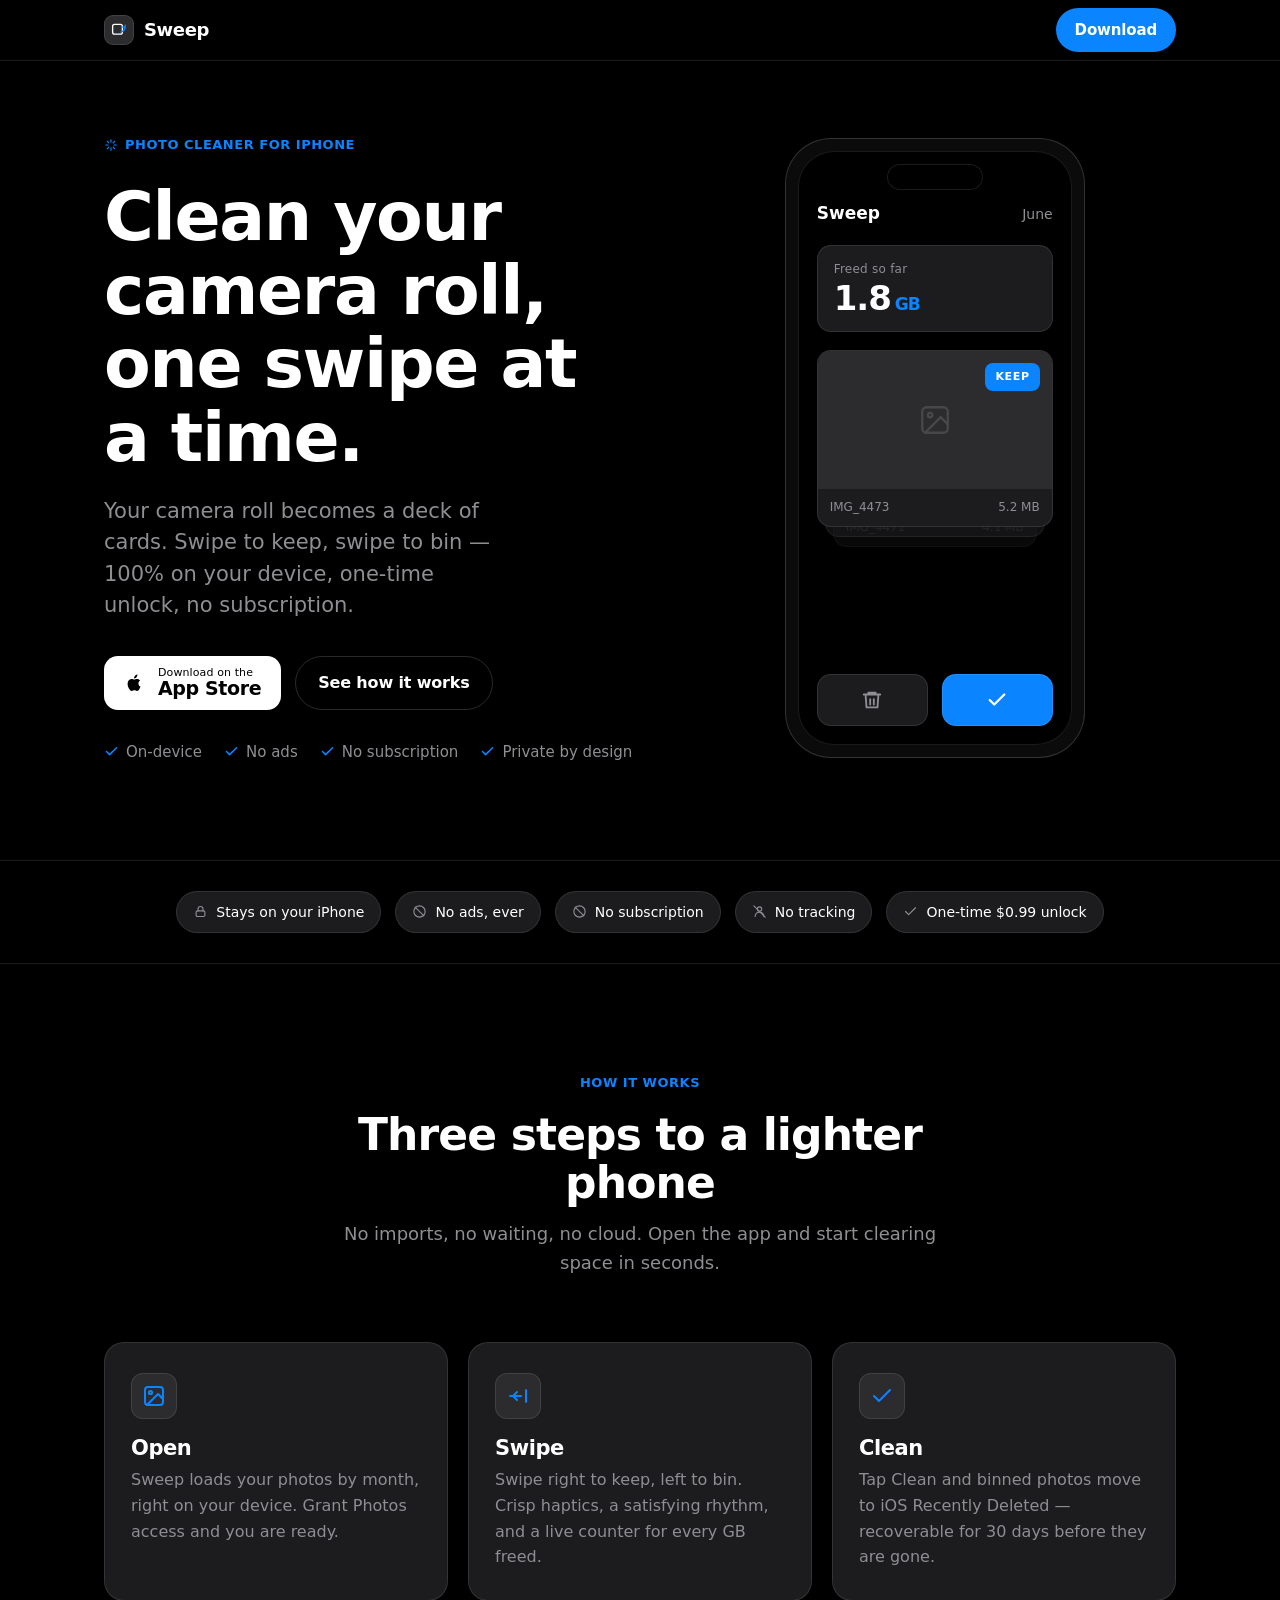
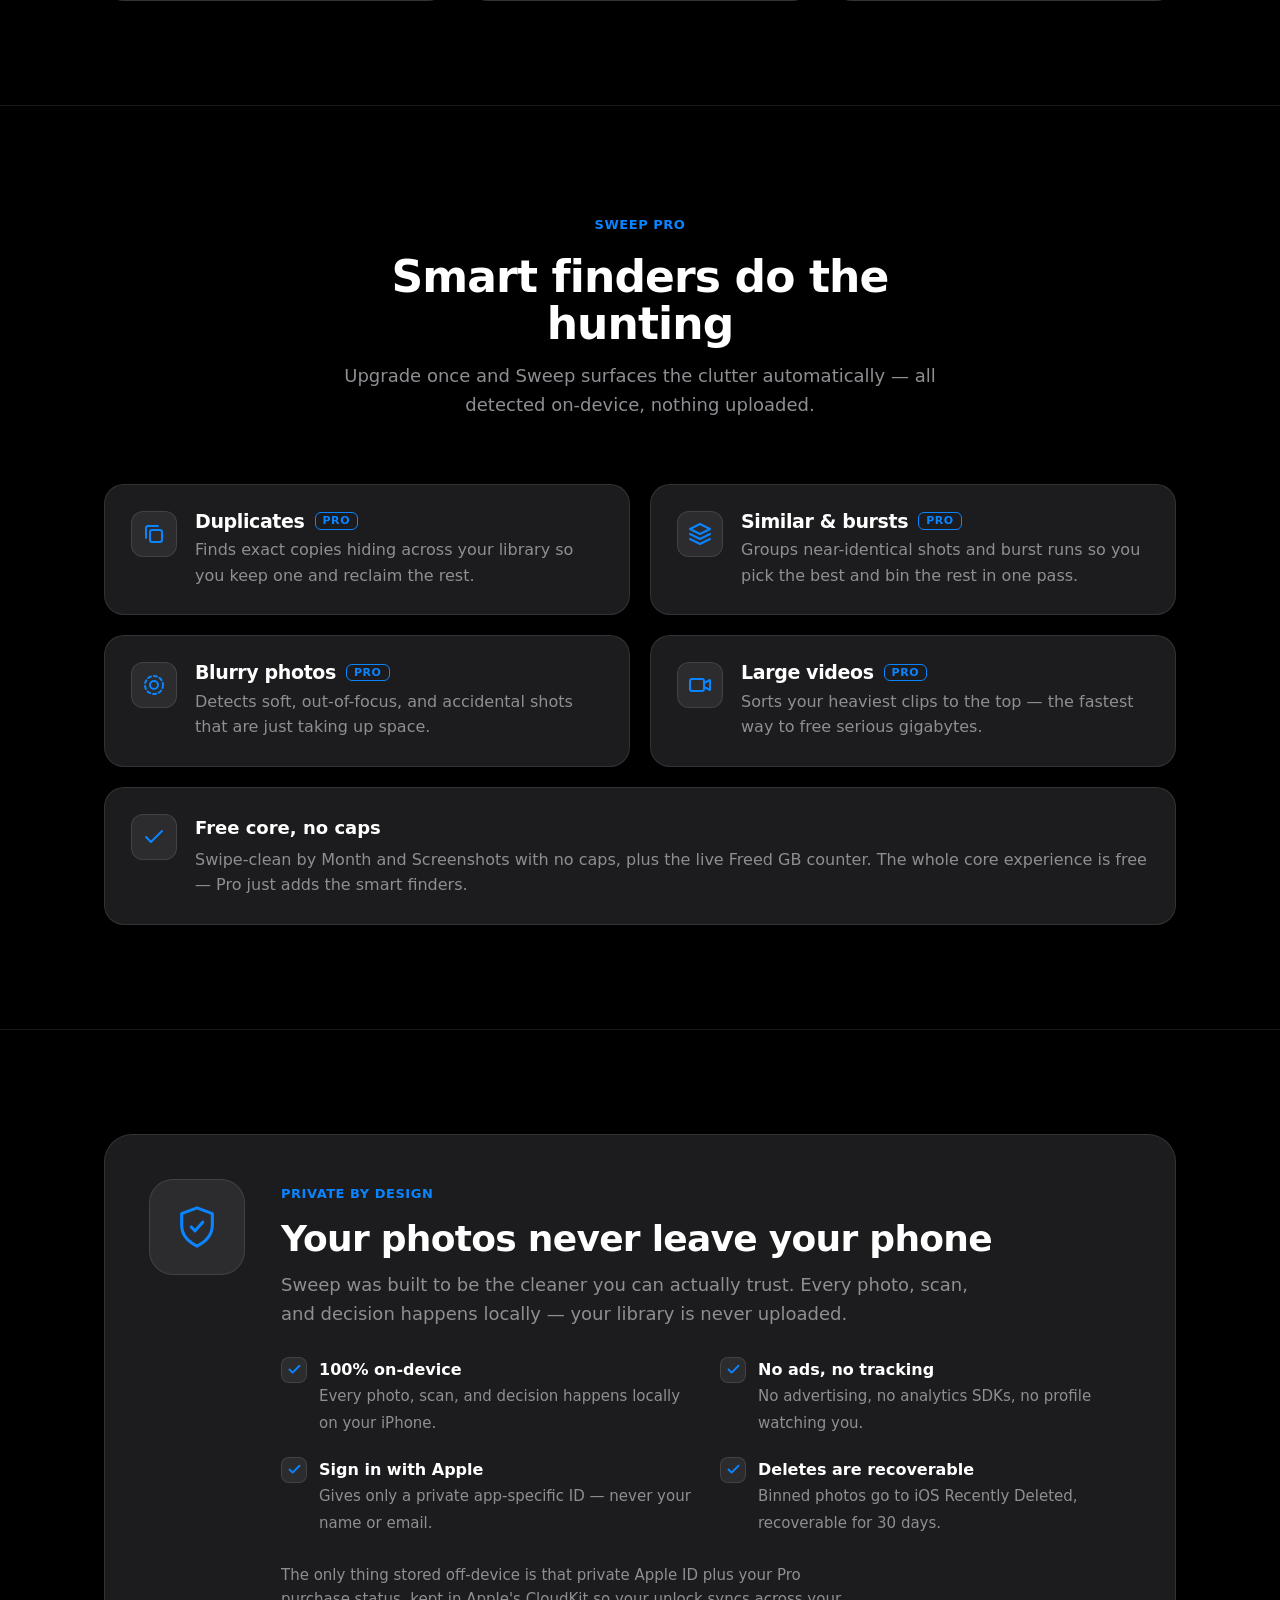
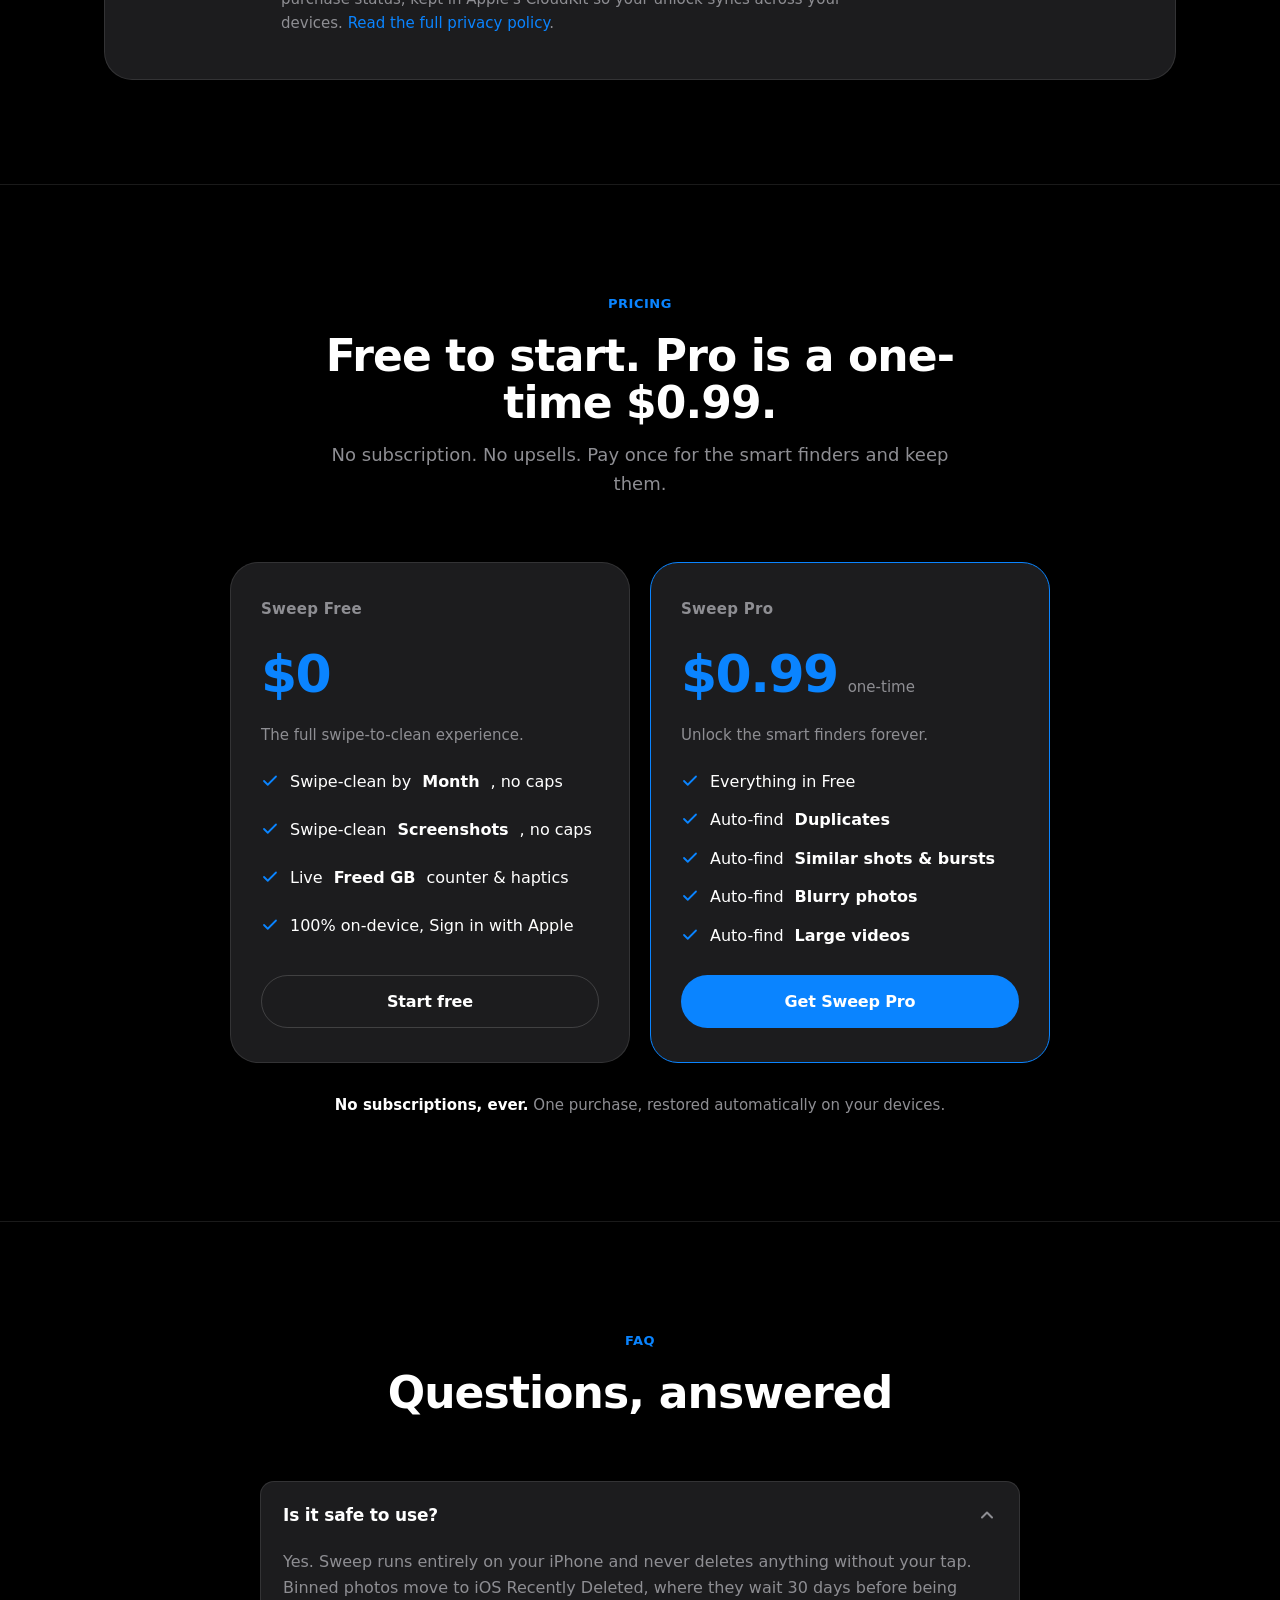
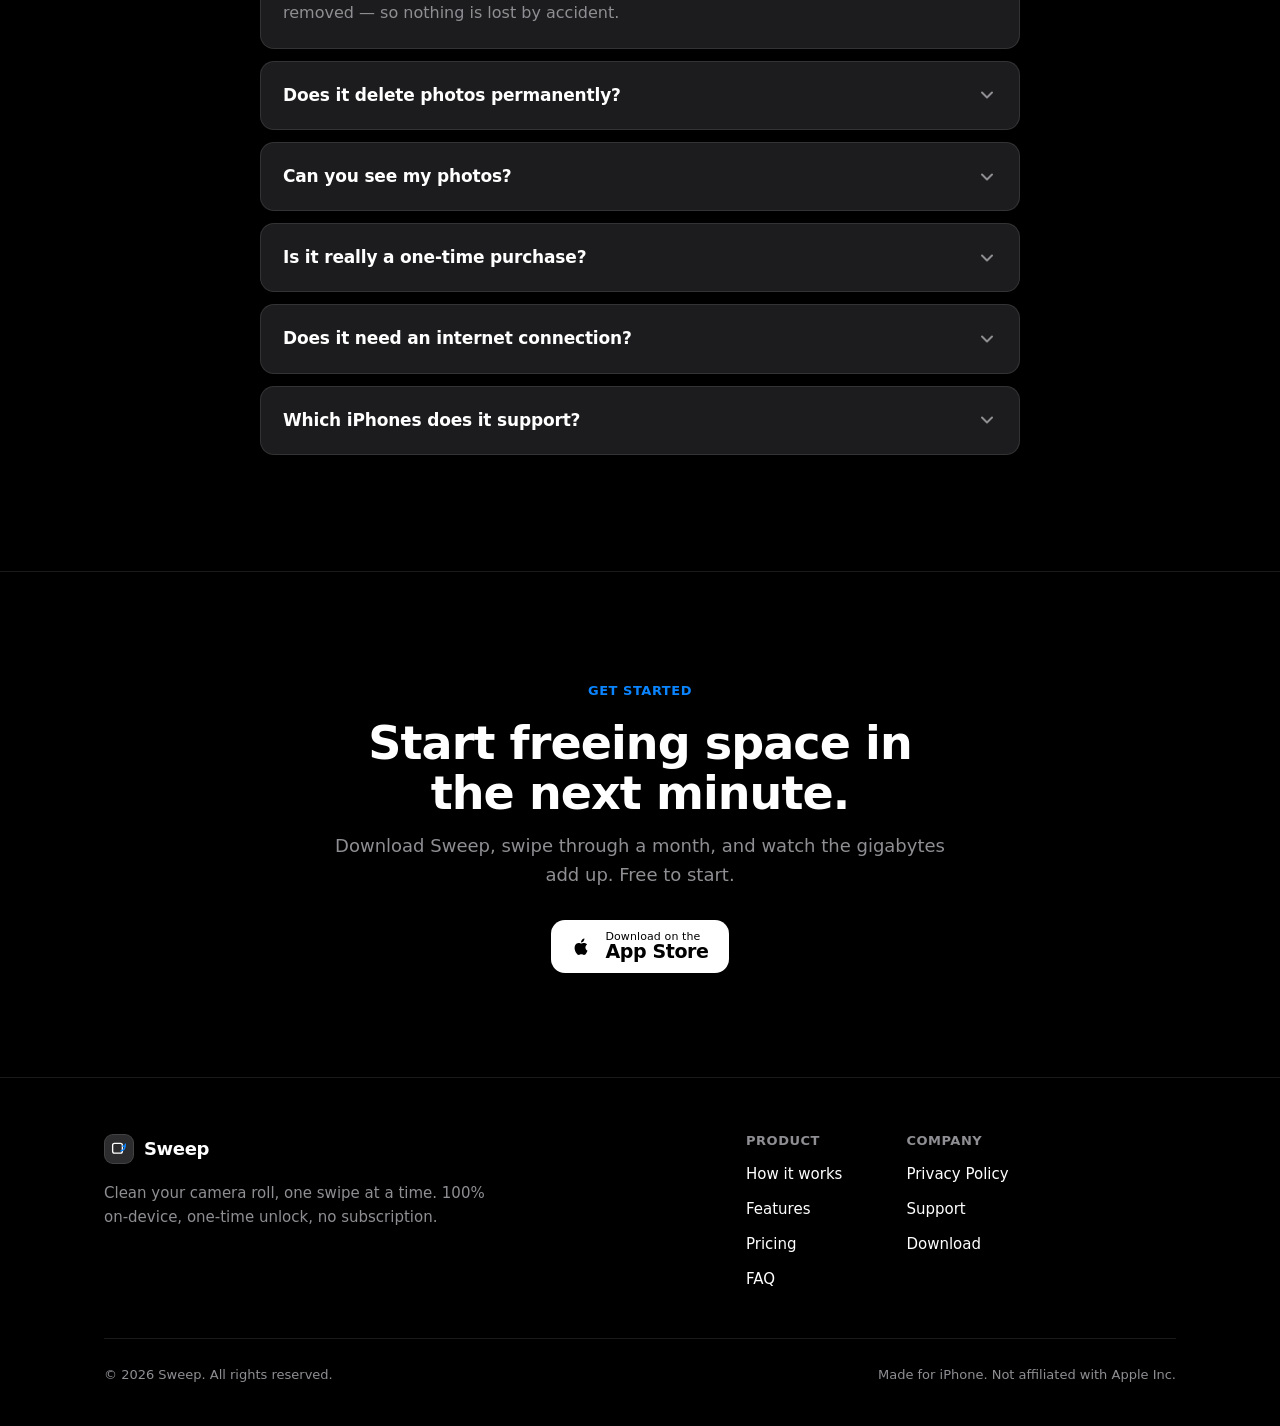
<file: index.html>
<!DOCTYPE html>
<html lang="en">
<head>
  <meta charset="UTF-8" />
  <meta name="viewport" content="width=device-width, initial-scale=1.0" />
  <title>Sweep — Clean your camera roll, one swipe at a time.</title>
  <meta name="description" content="Sweep frees up gigabytes on your iPhone by swiping photos away like a game. 100% on-device, no ads, no tracking, one-time unlock. Your photos never leave your phone." />
  <meta name="theme-color" content="#000000" />

  <!-- Open Graph -->
  <meta property="og:title" content="Sweep — Clean your camera roll, one swipe at a time." />
  <meta property="og:description" content="Free up gigabytes by swiping. On-device, no ads, no subscription. One-time unlock." />
  <meta property="og:type" content="website" />
  <meta property="og:url" content="https://shimondeitel.github.io/sweep-site/" />
  <meta property="og:image" content="https://shimondeitel.github.io/sweep-site/sweep-og.png" />
  <meta property="og:image:width" content="1200" />
  <meta property="og:image:height" content="630" />
  <meta name="twitter:card" content="summary_large_image" />
  <meta name="twitter:title" content="Sweep — Clean your camera roll, one swipe at a time." />
  <meta name="twitter:description" content="Free up gigabytes by swiping. On-device, no ads, no subscription. One-time unlock." />
  <meta name="twitter:image" content="https://shimondeitel.github.io/sweep-site/sweep-og.png" />

  <style>
    /* =========================================================================
       Sweep — flat monochrome + single Apple-blue accent
       Self-contained. No external CSS/JS frameworks. No gradients. No neon.
       ========================================================================= */
    :root {
      --bg:        #000000;
      --bg-2:      #0B0B0C;
      --surface:   #1C1C1E;
      --surface-2: #2C2C2E;
      --hairline:  rgba(255,255,255,0.10);
      --hairline-strong: rgba(255,255,255,0.16);
      --text:      #FFFFFF;
      --muted:     #8E8E93;
      --accent:    #0A84FF;

      --radius:    20px;
      --radius-sm: 14px;
      --radius-lg: 28px;
      --maxw:      1120px;
      --font:      -apple-system, "SF Pro Display", "SF Pro Text", system-ui, "Helvetica Neue", Arial, sans-serif;
    }

    * { box-sizing: border-box; }

    html { scroll-behavior: smooth; -webkit-text-size-adjust: 100%; }

    body {
      margin: 0;
      background: var(--bg);
      color: var(--text);
      font-family: var(--font);
      font-size: 17px;
      line-height: 1.6;
      -webkit-font-smoothing: antialiased;
      text-rendering: optimizeLegibility;
    }

    @media (prefers-reduced-motion: reduce) {
      html { scroll-behavior: auto; }
      * { animation: none !important; transition: none !important; }
    }

    h1, h2, h3, h4 {
      margin: 0;
      font-weight: 700;
      letter-spacing: -0.02em;
      line-height: 1.08;
    }
    p { margin: 0; }
    a { color: inherit; text-decoration: none; }

    .container {
      width: 100%;
      max-width: var(--maxw);
      margin: 0 auto;
      padding: 0 24px;
    }

    .skip-link {
      position: absolute;
      left: -9999px;
      top: 0;
      background: var(--accent);
      color: #fff;
      padding: 10px 16px;
      border-radius: 10px;
      z-index: 100;
    }
    .skip-link:focus { left: 16px; top: 16px; }

    /* ---------- Buttons ---------- */
    .btn {
      display: inline-flex;
      align-items: center;
      justify-content: center;
      gap: 8px;
      font-size: 16px;
      font-weight: 600;
      letter-spacing: -0.01em;
      padding: 13px 22px;
      border-radius: 980px;
      border: 1px solid transparent;
      cursor: pointer;
      transition: background .18s ease, border-color .18s ease, opacity .18s ease, transform .18s ease;
      white-space: nowrap;
    }
    .btn:active { transform: scale(.98); }
    .btn-primary {
      background: var(--accent);
      color: #fff;
    }
    .btn-primary:hover { background: #2a96ff; }
    .btn-ghost {
      background: transparent;
      color: var(--text);
      border-color: var(--hairline-strong);
    }
    .btn-ghost:hover { background: var(--surface); border-color: var(--hairline-strong); }
    .btn-sm { padding: 9px 18px; font-size: 15px; }

    /* App Store badge */
    .appstore-badge {
      display: inline-flex;
      align-items: center;
      gap: 12px;
      background: var(--text);
      color: #000;
      padding: 11px 20px 11px 18px;
      border-radius: 14px;
      transition: opacity .18s ease, transform .18s ease;
    }
    .appstore-badge:hover { opacity: .9; }
    .appstore-badge:active { transform: scale(.98); }
    .appstore-badge svg { flex: none; }
    .badge-copy { display: flex; flex-direction: column; line-height: 1.05; text-align: left; }
    .badge-small { font-size: 11px; font-weight: 500; letter-spacing: .01em; }
    .badge-big { font-size: 19px; font-weight: 600; letter-spacing: -0.02em; }

    /* ---------- Header ---------- */
    .site-header {
      position: sticky;
      top: 0;
      z-index: 50;
      background: rgba(0,0,0,0.72);
      backdrop-filter: saturate(160%) blur(18px);
      -webkit-backdrop-filter: saturate(160%) blur(18px);
      border-bottom: 1px solid var(--hairline);
    }
    .site-header .container {
      display: flex;
      align-items: center;
      justify-content: space-between;
      height: 60px;
    }
    .brand {
      display: inline-flex;
      align-items: center;
      gap: 10px;
      font-size: 18px;
      font-weight: 700;
      letter-spacing: -0.02em;
    }
    .logo-mark {
      display: inline-flex;
      align-items: center;
      justify-content: center;
      width: 30px;
      height: 30px;
      border-radius: 9px;
      background: var(--surface-2);
      border: 1px solid var(--hairline);
    }
    .logo-mark svg { width: 18px; height: 18px; }
    .header-actions { display: flex; align-items: center; gap: 12px; }

    /* ---------- Section scaffolding ---------- */
    .section { padding: 104px 0; border-top: 1px solid var(--hairline); }
    .section-head { max-width: 640px; margin: 0 auto 64px; text-align: center; }
    .section-head h2 { font-size: clamp(30px, 4.4vw, 44px); margin: 16px 0 14px; }
    .section-head p { color: var(--muted); font-size: 18px; }

    .eyebrow {
      display: inline-flex;
      align-items: center;
      gap: 7px;
      font-size: 13px;
      font-weight: 600;
      letter-spacing: .04em;
      text-transform: uppercase;
      color: var(--accent);
    }

    /* ---------- Hero ---------- */
    .hero { padding-top: 72px; padding-bottom: 96px; }
    .hero-grid {
      display: grid;
      grid-template-columns: 1.05fr 0.95fr;
      gap: 56px;
      align-items: center;
    }
    .hero h1 {
      font-size: clamp(40px, 6vw, 68px);
      margin: 20px 0 22px;
    }
    .hero .sub {
      font-size: clamp(18px, 2.2vw, 21px);
      color: var(--muted);
      max-width: 30ch;
      line-height: 1.5;
    }
    .hero-cta {
      display: flex;
      flex-wrap: wrap;
      gap: 14px;
      margin: 34px 0 30px;
    }
    .hero-trust {
      display: flex;
      flex-wrap: wrap;
      gap: 10px 22px;
      color: var(--muted);
      font-size: 15px;
    }
    .hero-trust span { display: inline-flex; align-items: center; gap: 7px; }
    .hero-trust svg { width: 15px; height: 15px; color: var(--accent); }

    /* ---------- Phone mockup ---------- */
    .phone-wrap { display: flex; justify-content: center; }
    .phone {
      width: 300px;
      max-width: 100%;
      aspect-ratio: 300 / 620;
      border-radius: 46px;
      background: var(--bg-2);
      border: 1px solid var(--hairline-strong);
      padding: 12px;
    }
    .phone-screen {
      position: relative;
      height: 100%;
      border-radius: 36px;
      background: var(--bg);
      border: 1px solid var(--hairline);
      padding: 26px 18px 18px;
      display: flex;
      flex-direction: column;
      overflow: hidden;
    }
    .phone-notch {
      position: absolute;
      top: 12px;
      left: 50%;
      transform: translateX(-50%);
      width: 96px;
      height: 26px;
      border-radius: 14px;
      background: #000;
      border: 1px solid var(--hairline);
    }
    .screen-top {
      display: flex;
      align-items: center;
      justify-content: space-between;
      margin-top: 22px;
      margin-bottom: 18px;
    }
    .s-title { font-weight: 700; font-size: 17px; }
    .s-month { color: var(--muted); font-size: 14px; }

    .freed {
      background: var(--surface);
      border: 1px solid var(--hairline);
      border-radius: var(--radius-sm);
      padding: 14px 16px;
      margin-bottom: 18px;
    }
    .freed-label { color: var(--muted); font-size: 12px; letter-spacing: .02em; }
    .freed-num { font-size: 34px; font-weight: 700; letter-spacing: -0.03em; line-height: 1.1; }
    .freed-num .unit { font-size: 17px; color: var(--accent); margin-left: 4px; font-weight: 600; }

    .deck { position: relative; flex: 1; margin-bottom: 14px; }
    .deck-card {
      position: absolute;
      left: 0; right: 0;
      border-radius: var(--radius-sm);
      background: var(--surface);
      border: 1px solid var(--hairline);
      overflow: hidden;
    }
    .deck-card .photo {
      height: 138px;
      background: var(--surface-2);
      display: flex;
      align-items: center;
      justify-content: center;
    }
    .deck-card .photo svg { width: 34px; height: 34px; color: #48484A; }
    .deck-card .meta {
      display: flex;
      justify-content: space-between;
      padding: 9px 12px;
      font-size: 12px;
      color: var(--muted);
    }
    .c1 { top: 0; z-index: 3; }
    .c2 { top: 10px; left: 8px; right: 8px; z-index: 2; opacity: .6; }
    .c3 { top: 20px; left: 16px; right: 16px; z-index: 1; opacity: .35; }
    .swipe-badge {
      position: absolute;
      top: 12px;
      right: 12px;
      z-index: 4;
      font-size: 11px;
      font-weight: 700;
      letter-spacing: .06em;
      text-transform: uppercase;
      padding: 5px 10px;
      border-radius: 8px;
      background: var(--accent);
      color: #fff;
    }

    .screen-actions { display: flex; gap: 14px; }
    .screen-actions .act {
      flex: 1;
      height: 52px;
      border-radius: 14px;
      display: flex;
      align-items: center;
      justify-content: center;
      border: 1px solid var(--hairline);
    }
    .screen-actions .act svg { width: 22px; height: 22px; }
    .screen-actions .bin { background: var(--surface); color: var(--muted); }
    .screen-actions .keep { background: var(--accent); color: #fff; }

    /* ---------- Trust strip ---------- */
    .strip { padding: 30px 0; border-top: 1px solid var(--hairline); }
    .strip-row {
      display: flex;
      flex-wrap: wrap;
      justify-content: center;
      gap: 12px 14px;
    }
    .strip-pill {
      display: inline-flex;
      align-items: center;
      gap: 8px;
      background: var(--surface);
      border: 1px solid var(--hairline);
      border-radius: 980px;
      padding: 9px 16px;
      font-size: 14px;
      color: var(--text);
    }
    .strip-pill svg { width: 15px; height: 15px; color: var(--muted); }

    /* ---------- Steps ---------- */
    .steps {
      display: grid;
      grid-template-columns: repeat(3, 1fr);
      gap: 20px;
    }
    .step {
      background: var(--surface);
      border: 1px solid var(--hairline);
      border-radius: var(--radius);
      padding: 30px 26px;
    }
    .step-icon, .f-icon {
      display: inline-flex;
      align-items: center;
      justify-content: center;
      width: 46px;
      height: 46px;
      border-radius: 12px;
      background: var(--surface-2);
      border: 1px solid var(--hairline);
      margin-bottom: 18px;
    }
    .step-icon svg, .f-icon svg { width: 24px; height: 24px; color: var(--accent); }
    .step h3 { font-size: 21px; margin-bottom: 8px; }
    .step p { color: var(--muted); font-size: 16px; }

    /* ---------- Features ---------- */
    .features-grid {
      display: grid;
      grid-template-columns: repeat(2, 1fr);
      gap: 20px;
    }
    .feature {
      display: flex;
      gap: 18px;
      background: var(--surface);
      border: 1px solid var(--hairline);
      border-radius: var(--radius);
      padding: 26px;
    }
    .feature .f-icon { margin-bottom: 0; flex: none; }
    .feature h3 {
      font-size: 19px;
      margin-bottom: 6px;
      display: flex;
      align-items: center;
      gap: 10px;
    }
    .feature p { color: var(--muted); font-size: 16px; }
    .tag-pro {
      font-size: 11px;
      font-weight: 700;
      letter-spacing: .05em;
      text-transform: uppercase;
      color: var(--accent);
      border: 1px solid var(--accent);
      border-radius: 6px;
      padding: 2px 7px;
    }
    .free-row {
      display: flex;
      gap: 18px;
      align-items: flex-start;
      background: var(--surface);
      border: 1px solid var(--hairline);
      border-radius: var(--radius);
      padding: 26px;
      margin-top: 20px;
    }
    .free-row .f-icon { margin-bottom: 0; flex: none; }
    .free-row strong { display: block; font-size: 18px; margin-bottom: 4px; }
    .free-row p { color: var(--muted); font-size: 16px; }

    /* ---------- Privacy band ---------- */
    .privacy-card {
      display: grid;
      grid-template-columns: 96px 1fr;
      gap: 36px;
      align-items: start;
      background: var(--surface);
      border: 1px solid var(--hairline);
      border-radius: var(--radius-lg);
      padding: 44px;
    }
    .shield-ring {
      width: 96px;
      height: 96px;
      border-radius: 24px;
      background: var(--surface-2);
      border: 1px solid var(--hairline);
      display: flex;
      align-items: center;
      justify-content: center;
    }
    .shield-ring svg { width: 46px; height: 46px; color: var(--accent); }
    .privacy-card h2 { font-size: clamp(26px, 3.6vw, 36px); margin: 14px 0 12px; }
    .privacy-card > div > p { color: var(--muted); font-size: 18px; max-width: 60ch; }
    .privacy-list {
      list-style: none;
      margin: 28px 0 0;
      padding: 0;
      display: grid;
      grid-template-columns: 1fr 1fr;
      gap: 20px 28px;
    }
    .privacy-list li { display: flex; gap: 12px; align-items: flex-start; }
    .check {
      flex: none;
      width: 26px;
      height: 26px;
      border-radius: 8px;
      background: var(--surface-2);
      border: 1px solid var(--hairline);
      display: flex;
      align-items: center;
      justify-content: center;
    }
    .check svg { width: 15px; height: 15px; color: var(--accent); }
    .privacy-list strong { display: block; font-size: 16px; }
    .privacy-list span { color: var(--muted); font-size: 15px; }

    /* ---------- Pricing ---------- */
    .pricing-wrap {
      display: grid;
      grid-template-columns: repeat(2, 1fr);
      gap: 20px;
      max-width: 820px;
      margin: 0 auto;
    }
    .price-card {
      background: var(--surface);
      border: 1px solid var(--hairline);
      border-radius: var(--radius-lg);
      padding: 34px 30px;
      display: flex;
      flex-direction: column;
    }
    .price-card.featured { border-color: var(--accent); }
    .plan-name { font-size: 15px; font-weight: 600; color: var(--muted); letter-spacing: .02em; }
    .price { display: flex; align-items: baseline; gap: 10px; margin: 12px 0 6px; }
    .price .amount { font-size: 52px; font-weight: 700; letter-spacing: -0.03em; color: var(--accent); }
    .price .per { font-size: 15px; color: var(--muted); }
    .price-note { color: var(--muted); font-size: 15px; margin-bottom: 22px; }
    .plan-list {
      list-style: none;
      margin: 0 0 26px;
      padding: 0;
      display: grid;
      gap: 13px;
      flex: 1;
    }
    .plan-list li { display: flex; align-items: flex-start; gap: 11px; font-size: 16px; color: var(--text); }
    .plan-list li svg { width: 18px; height: 18px; color: var(--accent); flex: none; margin-top: 3px; }
    .plan-list strong { font-weight: 600; }
    .no-sub-banner {
      text-align: center;
      color: var(--muted);
      font-size: 15px;
      margin-top: 30px;
    }
    .no-sub-banner strong { color: var(--text); }

    /* ---------- FAQ ---------- */
    .faq { max-width: 760px; margin: 0 auto; }
    .faq details {
      border: 1px solid var(--hairline);
      border-radius: var(--radius-sm);
      background: var(--surface);
      margin-bottom: 12px;
      overflow: hidden;
    }
    .faq summary {
      list-style: none;
      cursor: pointer;
      display: flex;
      align-items: center;
      justify-content: space-between;
      gap: 16px;
      padding: 20px 22px;
      font-size: 17px;
      font-weight: 600;
      letter-spacing: -0.01em;
    }
    .faq summary::-webkit-details-marker { display: none; }
    .faq .chev {
      width: 20px;
      height: 20px;
      color: var(--muted);
      flex: none;
      transition: transform .2s ease;
    }
    .faq details[open] .chev { transform: rotate(180deg); }
    .faq details > p {
      padding: 0 22px 22px;
      color: var(--muted);
      font-size: 16px;
    }

    /* ---------- Final CTA ---------- */
    .cta-inner {
      text-align: center;
      max-width: 640px;
      margin: 0 auto;
    }
    .cta-inner h2 { font-size: clamp(30px, 4.4vw, 46px); margin: 16px 0 14px; }
    .cta-inner p { color: var(--muted); font-size: 18px; margin-bottom: 30px; }
    .cta-actions { display: flex; justify-content: center; }

    /* ---------- Footer ---------- */
    .site-footer { border-top: 1px solid var(--hairline); padding: 56px 0 40px; }
    .footer-grid {
      display: grid;
      grid-template-columns: 1.4fr 1fr;
      gap: 40px;
      padding-bottom: 36px;
      border-bottom: 1px solid var(--hairline);
    }
    .footer-brand p { color: var(--muted); font-size: 15px; margin-top: 14px; max-width: 42ch; }
    .footer-links { display: flex; gap: 64px; }
    .footer-col h4 { font-size: 13px; text-transform: uppercase; letter-spacing: .04em; color: var(--muted); margin-bottom: 14px; font-weight: 600; }
    .footer-col a { display: block; color: var(--text); font-size: 15px; margin-bottom: 11px; transition: color .15s ease; }
    .footer-col a:hover { color: var(--accent); }
    .footer-bottom {
      display: flex;
      flex-wrap: wrap;
      justify-content: space-between;
      gap: 8px;
      padding-top: 26px;
      color: var(--muted);
      font-size: 13px;
    }

    /* ---------- Responsive ---------- */
    @media (max-width: 900px) {
      .hero-grid { grid-template-columns: 1fr; gap: 48px; }
      .hero .sub { max-width: none; }
      .phone-wrap { order: -1; }
      .privacy-card { grid-template-columns: 1fr; gap: 24px; padding: 32px; }
      .privacy-list { grid-template-columns: 1fr; }
      .footer-grid { grid-template-columns: 1fr; }
    }
    @media (max-width: 720px) {
      .section { padding: 72px 0; }
      .hero { padding-top: 48px; padding-bottom: 64px; }
      .steps { grid-template-columns: 1fr; }
      .features-grid { grid-template-columns: 1fr; }
      .pricing-wrap { grid-template-columns: 1fr; }
      .section-head { margin-bottom: 44px; }
      .footer-links { gap: 40px; }
    }
    @media (max-width: 420px) {
      body { font-size: 16px; }
      .container { padding: 0 18px; }
      .step, .feature, .free-row { padding: 22px; }
      .price-card { padding: 28px 24px; }
    }
  </style>
</head>
<body>
  <a class="skip-link" href="#main">Skip to content</a>

  <!-- ===================== HEADER ===================== -->
  <header class="site-header">
    <div class="container">
      <a class="brand" href="#top" aria-label="Sweep home">
        <span class="logo-mark" aria-hidden="true">
          <!-- photo card + swipe arc mark -->
          <svg viewBox="0 0 24 24" fill="none" stroke="currentColor" stroke-width="1.8" stroke-linecap="round" stroke-linejoin="round" style="color:var(--text)">
            <rect x="3.5" y="4.5" width="13" height="13" rx="2.5"/>
            <path d="M14.5 14.5a6.5 6.5 0 0 0 5.5-6" stroke="var(--accent)"/>
            <path d="M20.5 5.5 20 8.5l-3-.5" stroke="var(--accent)"/>
          </svg>
        </span>
        <span>Sweep</span>
      </a>

      <div class="header-actions">
        <a class="btn btn-primary btn-sm" href="#download">Download</a>
      </div>
    </div>
  </header>

  <main id="main">
    <span id="top"></span>

    <!-- ===================== HERO ===================== -->
    <section class="hero container" aria-labelledby="hero-title">
      <div class="hero-grid">
        <div class="hero-copy">
          <span class="eyebrow">
            <svg width="14" height="14" viewBox="0 0 24 24" fill="none" stroke="currentColor" stroke-width="2" stroke-linecap="round" stroke-linejoin="round" aria-hidden="true"><path d="M12 3v4M12 17v4M3 12h4M17 12h4M5.6 5.6l2.8 2.8M15.6 15.6l2.8 2.8M18.4 5.6l-2.8 2.8M8.4 15.6l-2.8 2.8"/></svg>
            Photo cleaner for iPhone
          </span>
          <h1 id="hero-title">Clean your camera roll, one swipe at a time.</h1>
          <p class="sub">Your camera roll becomes a deck of cards. Swipe to keep, swipe to bin — 100% on your device, one-time unlock, no subscription.</p>

          <div class="hero-cta">
            <a class="appstore-badge" href="https://apps.apple.com/app/id6781461108" aria-label="Download Sweep on the App Store">
              <svg width="24" height="24" viewBox="0 0 24 24" fill="currentColor" aria-hidden="true"><path d="M16.4 12.6c0-2 1.6-3 1.7-3.1-.9-1.4-2.4-1.5-2.9-1.6-1.2-.1-2.4.7-3 .7s-1.6-.7-2.6-.7c-1.3 0-2.6.8-3.3 2-1.4 2.4-.4 6 1 8 .7 1 1.4 2 2.5 2 1 0 1.4-.6 2.6-.6s1.5.6 2.6.6c1.1 0 1.8-1 2.4-2 .8-1.1 1.1-2.2 1.1-2.3 0-.1-2.1-.8-2.1-3.2ZM14.5 6.3c.6-.7 1-1.7.9-2.7-.8 0-1.9.6-2.5 1.3-.5.6-1 1.6-.9 2.5.9.1 1.9-.4 2.5-1.1Z"/></svg>
              <span class="badge-copy">
                <span class="badge-small">Download on the</span>
                <span class="badge-big">App Store</span>
              </span>
            </a>
            <a class="btn btn-ghost" href="#how">See how it works</a>
          </div>

          <div class="hero-trust" aria-label="Key promises">
            <span><svg viewBox="0 0 24 24" fill="none" stroke="currentColor" stroke-width="2.4" stroke-linecap="round" stroke-linejoin="round" aria-hidden="true"><path d="M20 6 9 17l-5-5"/></svg> On-device</span>
            <span><svg viewBox="0 0 24 24" fill="none" stroke="currentColor" stroke-width="2.4" stroke-linecap="round" stroke-linejoin="round" aria-hidden="true"><path d="M20 6 9 17l-5-5"/></svg> No ads</span>
            <span><svg viewBox="0 0 24 24" fill="none" stroke="currentColor" stroke-width="2.4" stroke-linecap="round" stroke-linejoin="round" aria-hidden="true"><path d="M20 6 9 17l-5-5"/></svg> No subscription</span>
            <span><svg viewBox="0 0 24 24" fill="none" stroke="currentColor" stroke-width="2.4" stroke-linecap="round" stroke-linejoin="round" aria-hidden="true"><path d="M20 6 9 17l-5-5"/></svg> Private by design</span>
          </div>
        </div>

        <!-- Phone mockup -->
        <div class="phone-wrap">
          <div class="phone" role="img" aria-label="Sweep app showing a deck of photo cards with a Freed counter at 1.8 gigabytes. Swipe right to keep, left to bin.">
            <div class="phone-screen">
              <div class="phone-notch" aria-hidden="true"></div>
              <div class="screen-top">
                <span class="s-title">Sweep</span>
                <span class="s-month">June</span>
              </div>

              <div class="freed">
                <div class="freed-label">Freed so far</div>
                <div class="freed-num"><span id="freedNum" data-target="1.8">0.0</span><span class="unit">GB</span></div>
              </div>

              <div class="deck" aria-hidden="true">
                <div class="deck-card c3">
                  <div class="photo"><svg viewBox="0 0 24 24" fill="none" stroke="currentColor" stroke-width="1.6" stroke-linecap="round" stroke-linejoin="round"><rect x="3" y="3" width="18" height="18" rx="3"/><circle cx="8.5" cy="8.5" r="1.6"/><path d="m21 15-5-5L5 21"/></svg></div>
                  <div class="meta"><span>IMG_4471</span><span>4.1 MB</span></div>
                </div>
                <div class="deck-card c2">
                  <div class="photo"><svg viewBox="0 0 24 24" fill="none" stroke="currentColor" stroke-width="1.6" stroke-linecap="round" stroke-linejoin="round"><rect x="3" y="3" width="18" height="18" rx="3"/><circle cx="8.5" cy="8.5" r="1.6"/><path d="m21 15-5-5L5 21"/></svg></div>
                  <div class="meta"><span>IMG_4472</span><span>3.7 MB</span></div>
                </div>
                <div class="deck-card c1">
                  <div class="photo"><svg viewBox="0 0 24 24" fill="none" stroke="currentColor" stroke-width="1.6" stroke-linecap="round" stroke-linejoin="round"><rect x="3" y="3" width="18" height="18" rx="3"/><circle cx="8.5" cy="8.5" r="1.6"/><path d="m21 15-5-5L5 21"/></svg></div>
                  <span class="swipe-badge keep">Keep</span>
                  <div class="meta"><span>IMG_4473</span><span>5.2 MB</span></div>
                </div>
              </div>

              <div class="screen-actions" aria-hidden="true">
                <div class="act bin">
                  <svg viewBox="0 0 24 24" fill="none" stroke="currentColor" stroke-width="2" stroke-linecap="round" stroke-linejoin="round"><path d="M3 6h18M8 6V4h8v2M19 6l-1 14H6L5 6M10 11v6M14 11v6"/></svg>
                </div>
                <div class="act keep">
                  <svg viewBox="0 0 24 24" fill="none" stroke="currentColor" stroke-width="2.4" stroke-linecap="round" stroke-linejoin="round"><path d="M20 6 9 17l-5-5"/></svg>
                </div>
              </div>
            </div>
          </div>
        </div>
      </div>
    </section>

    <!-- ===================== TRUST STRIP ===================== -->
    <section class="strip" aria-label="What Sweep stands for">
      <div class="container">
        <div class="strip-row">
          <span class="strip-pill"><svg viewBox="0 0 24 24" fill="none" stroke="currentColor" stroke-width="1.8" stroke-linecap="round" stroke-linejoin="round" aria-hidden="true"><rect x="5" y="11" width="14" height="9" rx="2"/><path d="M8 11V8a4 4 0 0 1 8 0v3"/></svg> Stays on your iPhone</span>
          <span class="strip-pill"><svg viewBox="0 0 24 24" fill="none" stroke="currentColor" stroke-width="1.8" stroke-linecap="round" stroke-linejoin="round" aria-hidden="true"><circle cx="12" cy="12" r="9"/><path d="m5 5 14 14"/></svg> No ads, ever</span>
          <span class="strip-pill"><svg viewBox="0 0 24 24" fill="none" stroke="currentColor" stroke-width="1.8" stroke-linecap="round" stroke-linejoin="round" aria-hidden="true"><circle cx="12" cy="12" r="9"/><path d="m5 5 14 14"/></svg> No subscription</span>
          <span class="strip-pill"><svg viewBox="0 0 24 24" fill="none" stroke="currentColor" stroke-width="1.8" stroke-linecap="round" stroke-linejoin="round" aria-hidden="true"><circle cx="12" cy="8" r="3.5"/><path d="M5 20a7 7 0 0 1 14 0"/><path d="m3 3 18 18"/></svg> No tracking</span>
          <span class="strip-pill"><svg viewBox="0 0 24 24" fill="none" stroke="currentColor" stroke-width="1.8" stroke-linecap="round" stroke-linejoin="round" aria-hidden="true"><path d="M20 6 9 17l-5-5"/></svg> One-time $0.99 unlock</span>
        </div>
      </div>
    </section>

    <!-- ===================== HOW IT WORKS ===================== -->
    <section class="section" id="how" aria-labelledby="how-title">
      <div class="container">
        <div class="section-head">
          <span class="eyebrow">How it works</span>
          <h2 id="how-title">Three steps to a lighter phone</h2>
          <p>No imports, no waiting, no cloud. Open the app and start clearing space in seconds.</p>
        </div>

        <div class="steps">
          <article class="step">
            <div class="step-icon" aria-hidden="true">
              <svg viewBox="0 0 24 24" fill="none" stroke="currentColor" stroke-width="2" stroke-linecap="round" stroke-linejoin="round"><rect x="3" y="3" width="18" height="18" rx="3"/><circle cx="8.5" cy="8.5" r="1.6"/><path d="m21 15-5-5L5 21"/></svg>
            </div>
            <h3>Open</h3>
            <p>Sweep loads your photos by month, right on your device. Grant Photos access and you are ready.</p>
          </article>

          <article class="step">
            <div class="step-icon" aria-hidden="true">
              <svg viewBox="0 0 24 24" fill="none" stroke="currentColor" stroke-width="2" stroke-linecap="round" stroke-linejoin="round"><path d="M4 12h11"/><path d="m11 8-4 4 4 4"/><path d="M20 6v12"/></svg>
            </div>
            <h3>Swipe</h3>
            <p>Swipe right to keep, left to bin. Crisp haptics, a satisfying rhythm, and a live counter for every GB freed.</p>
          </article>

          <article class="step">
            <div class="step-icon" aria-hidden="true">
              <svg viewBox="0 0 24 24" fill="none" stroke="currentColor" stroke-width="2" stroke-linecap="round" stroke-linejoin="round"><path d="M20 6 9 17l-5-5"/></svg>
            </div>
            <h3>Clean</h3>
            <p>Tap Clean and binned photos move to iOS Recently Deleted — recoverable for 30 days before they are gone.</p>
          </article>
        </div>
      </div>
    </section>

    <!-- ===================== FEATURES ===================== -->
    <section class="section" id="features" aria-labelledby="feat-title">
      <div class="container">
        <div class="section-head">
          <span class="eyebrow">Sweep Pro</span>
          <h2 id="feat-title">Smart finders do the hunting</h2>
          <p>Upgrade once and Sweep surfaces the clutter automatically — all detected on-device, nothing uploaded.</p>
        </div>

        <div class="features-grid">
          <article class="feature">
            <div class="f-icon" aria-hidden="true">
              <svg viewBox="0 0 24 24" fill="none" stroke="currentColor" stroke-width="2" stroke-linecap="round" stroke-linejoin="round"><rect x="8" y="8" width="12" height="12" rx="2"/><path d="M4 16V6a2 2 0 0 1 2-2h10"/></svg>
            </div>
            <div>
              <h3>Duplicates <span class="tag-pro">Pro</span></h3>
              <p>Finds exact copies hiding across your library so you keep one and reclaim the rest.</p>
            </div>
          </article>

          <article class="feature">
            <div class="f-icon" aria-hidden="true">
              <svg viewBox="0 0 24 24" fill="none" stroke="currentColor" stroke-width="2" stroke-linecap="round" stroke-linejoin="round"><path d="M12 2 2 7l10 5 10-5-10-5Z"/><path d="m2 12 10 5 10-5"/><path d="m2 17 10 5 10-5"/></svg>
            </div>
            <div>
              <h3>Similar &amp; bursts <span class="tag-pro">Pro</span></h3>
              <p>Groups near-identical shots and burst runs so you pick the best and bin the rest in one pass.</p>
            </div>
          </article>

          <article class="feature">
            <div class="f-icon" aria-hidden="true">
              <svg viewBox="0 0 24 24" fill="none" stroke="currentColor" stroke-width="2" stroke-linecap="round" stroke-linejoin="round"><circle cx="12" cy="12" r="9" stroke-dasharray="3 3"/><circle cx="12" cy="12" r="4"/></svg>
            </div>
            <div>
              <h3>Blurry photos <span class="tag-pro">Pro</span></h3>
              <p>Detects soft, out-of-focus, and accidental shots that are just taking up space.</p>
            </div>
          </article>

          <article class="feature">
            <div class="f-icon" aria-hidden="true">
              <svg viewBox="0 0 24 24" fill="none" stroke="currentColor" stroke-width="2" stroke-linecap="round" stroke-linejoin="round"><rect x="2" y="6" width="14" height="12" rx="2"/><path d="m16 10 6-3v10l-6-3"/></svg>
            </div>
            <div>
              <h3>Large videos <span class="tag-pro">Pro</span></h3>
              <p>Sorts your heaviest clips to the top — the fastest way to free serious gigabytes.</p>
            </div>
          </article>
        </div>

        <div class="free-row">
          <div class="f-icon" aria-hidden="true">
            <svg viewBox="0 0 24 24" fill="none" stroke="currentColor" stroke-width="2" stroke-linecap="round" stroke-linejoin="round"><path d="M20 6 9 17l-5-5"/></svg>
          </div>
          <div>
            <strong>Free core, no caps</strong>
            <p>Swipe-clean by Month and Screenshots with no caps, plus the live Freed GB counter. The whole core experience is free — Pro just adds the smart finders.</p>
          </div>
        </div>
      </div>
    </section>

    <!-- ===================== PRIVACY ===================== -->
    <section class="section" id="privacy" aria-labelledby="privacy-title">
      <div class="container">
        <div class="privacy-card">
          <div class="privacy-shield" aria-hidden="true">
            <div class="shield-ring">
              <svg viewBox="0 0 24 24" fill="none" stroke="currentColor" stroke-width="1.6" stroke-linecap="round" stroke-linejoin="round"><path d="M12 2 4 5v6c0 5 3.4 8.7 8 11 4.6-2.3 8-6 8-11V5l-8-3Z"/><path d="m9 12 2 2 4-4.5"/></svg>
            </div>
          </div>
          <div>
            <span class="eyebrow">Private by design</span>
            <h2 id="privacy-title">Your photos never leave your phone</h2>
            <p>Sweep was built to be the cleaner you can actually trust. Every photo, scan, and decision happens locally — your library is never uploaded.</p>
            <ul class="privacy-list">
              <li>
                <span class="check" aria-hidden="true"><svg viewBox="0 0 24 24" fill="none" stroke="currentColor" stroke-width="3" stroke-linecap="round" stroke-linejoin="round"><path d="M20 6 9 17l-5-5"/></svg></span>
                <div><strong>100% on-device</strong><span>Every photo, scan, and decision happens locally on your iPhone.</span></div>
              </li>
              <li>
                <span class="check" aria-hidden="true"><svg viewBox="0 0 24 24" fill="none" stroke="currentColor" stroke-width="3" stroke-linecap="round" stroke-linejoin="round"><path d="M20 6 9 17l-5-5"/></svg></span>
                <div><strong>No ads, no tracking</strong><span>No advertising, no analytics SDKs, no profile watching you.</span></div>
              </li>
              <li>
                <span class="check" aria-hidden="true"><svg viewBox="0 0 24 24" fill="none" stroke="currentColor" stroke-width="3" stroke-linecap="round" stroke-linejoin="round"><path d="M20 6 9 17l-5-5"/></svg></span>
                <div><strong>Sign in with Apple</strong><span>Gives only a private app-specific ID — never your name or email.</span></div>
              </li>
              <li>
                <span class="check" aria-hidden="true"><svg viewBox="0 0 24 24" fill="none" stroke="currentColor" stroke-width="3" stroke-linecap="round" stroke-linejoin="round"><path d="M20 6 9 17l-5-5"/></svg></span>
                <div><strong>Deletes are recoverable</strong><span>Binned photos go to iOS Recently Deleted, recoverable for 30 days.</span></div>
              </li>
            </ul>
            <p style="margin-top:26px;font-size:15px;">The only thing stored off-device is that private Apple ID plus your Pro purchase status, kept in Apple's CloudKit so your unlock syncs across your devices. <a href="privacy.html" style="color:var(--accent);">Read the full privacy policy</a>.</p>
          </div>
        </div>
      </div>
    </section>

    <!-- ===================== PRICING ===================== -->
    <section class="section" id="pricing" aria-labelledby="pricing-title">
      <div class="container">
        <div class="section-head">
          <span class="eyebrow">Pricing</span>
          <h2 id="pricing-title">Free to start. Pro is a one-time $0.99.</h2>
          <p>No subscription. No upsells. Pay once for the smart finders and keep them.</p>
        </div>

        <div class="pricing-wrap">
          <article class="price-card">
            <span class="plan-name">Sweep Free</span>
            <div class="price"><span class="amount">$0</span></div>
            <p class="price-note">The full swipe-to-clean experience.</p>
            <ul class="plan-list">
              <li><svg viewBox="0 0 24 24" fill="none" stroke="currentColor" stroke-width="2.4" stroke-linecap="round" stroke-linejoin="round" aria-hidden="true"><path d="M20 6 9 17l-5-5"/></svg> Swipe-clean by <strong>Month</strong>, no caps</li>
              <li><svg viewBox="0 0 24 24" fill="none" stroke="currentColor" stroke-width="2.4" stroke-linecap="round" stroke-linejoin="round" aria-hidden="true"><path d="M20 6 9 17l-5-5"/></svg> Swipe-clean <strong>Screenshots</strong>, no caps</li>
              <li><svg viewBox="0 0 24 24" fill="none" stroke="currentColor" stroke-width="2.4" stroke-linecap="round" stroke-linejoin="round" aria-hidden="true"><path d="M20 6 9 17l-5-5"/></svg> Live <strong>Freed GB</strong> counter &amp; haptics</li>
              <li><svg viewBox="0 0 24 24" fill="none" stroke="currentColor" stroke-width="2.4" stroke-linecap="round" stroke-linejoin="round" aria-hidden="true"><path d="M20 6 9 17l-5-5"/></svg> 100% on-device, Sign in with Apple</li>
            </ul>
            <a class="btn btn-ghost" href="#download">Start free</a>
          </article>

          <article class="price-card featured">
            <span class="plan-name">Sweep Pro</span>
            <div class="price"><span class="amount">$0.99</span><span class="per">one-time</span></div>
            <p class="price-note">Unlock the smart finders forever.</p>
            <ul class="plan-list">
              <li><svg viewBox="0 0 24 24" fill="none" stroke="currentColor" stroke-width="2.4" stroke-linecap="round" stroke-linejoin="round" aria-hidden="true"><path d="M20 6 9 17l-5-5"/></svg> Everything in Free</li>
              <li><svg viewBox="0 0 24 24" fill="none" stroke="currentColor" stroke-width="2.4" stroke-linecap="round" stroke-linejoin="round" aria-hidden="true"><path d="M20 6 9 17l-5-5"/></svg> Auto-find <strong>Duplicates</strong></li>
              <li><svg viewBox="0 0 24 24" fill="none" stroke="currentColor" stroke-width="2.4" stroke-linecap="round" stroke-linejoin="round" aria-hidden="true"><path d="M20 6 9 17l-5-5"/></svg> Auto-find <strong>Similar shots &amp; bursts</strong></li>
              <li><svg viewBox="0 0 24 24" fill="none" stroke="currentColor" stroke-width="2.4" stroke-linecap="round" stroke-linejoin="round" aria-hidden="true"><path d="M20 6 9 17l-5-5"/></svg> Auto-find <strong>Blurry photos</strong></li>
              <li><svg viewBox="0 0 24 24" fill="none" stroke="currentColor" stroke-width="2.4" stroke-linecap="round" stroke-linejoin="round" aria-hidden="true"><path d="M20 6 9 17l-5-5"/></svg> Auto-find <strong>Large videos</strong></li>
            </ul>
            <a class="btn btn-primary" href="#download">Get Sweep Pro</a>
          </article>
        </div>

        <p class="no-sub-banner"><strong>No subscriptions, ever.</strong> One purchase, restored automatically on your devices.</p>
      </div>
    </section>

    <!-- ===================== FAQ ===================== -->
    <section class="section" id="faq" aria-labelledby="faq-title">
      <div class="container">
        <div class="section-head">
          <span class="eyebrow">FAQ</span>
          <h2 id="faq-title">Questions, answered</h2>
        </div>

        <div class="faq">
          <details open>
            <summary>Is it safe to use?
              <svg class="chev" viewBox="0 0 24 24" fill="none" stroke="currentColor" stroke-width="2.4" stroke-linecap="round" stroke-linejoin="round" aria-hidden="true"><path d="m6 9 6 6 6-6"/></svg>
            </summary>
            <p>Yes. Sweep runs entirely on your iPhone and never deletes anything without your tap. Binned photos move to iOS Recently Deleted, where they wait 30 days before being removed — so nothing is lost by accident.</p>
          </details>

          <details>
            <summary>Does it delete photos permanently?
              <svg class="chev" viewBox="0 0 24 24" fill="none" stroke="currentColor" stroke-width="2.4" stroke-linecap="round" stroke-linejoin="round" aria-hidden="true"><path d="m6 9 6 6 6-6"/></svg>
            </summary>
            <p>No. When you tap Clean, photos go to your standard iOS Recently Deleted album. You have 30 days to recover anything before iOS removes it permanently — exactly like deleting in the Photos app.</p>
          </details>

          <details>
            <summary>Can you see my photos?
              <svg class="chev" viewBox="0 0 24 24" fill="none" stroke="currentColor" stroke-width="2.4" stroke-linecap="round" stroke-linejoin="round" aria-hidden="true"><path d="m6 9 6 6 6-6"/></svg>
            </summary>
            <p>No. Your photos never leave your iPhone — there is no photo upload and no server we could view them from. The only thing stored off-device is your private Sign in with Apple ID and your Pro unlock status, kept in your own iCloud (Apple CloudKit).</p>
          </details>

          <details>
            <summary>Is it really a one-time purchase?
              <svg class="chev" viewBox="0 0 24 24" fill="none" stroke="currentColor" stroke-width="2.4" stroke-linecap="round" stroke-linejoin="round" aria-hidden="true"><path d="m6 9 6 6 6-6"/></svg>
            </summary>
            <p>Yes. The core app is free with no caps. Sweep Pro is a single $0.99 in-app purchase through the App Store — no subscriptions, no recurring charges. Restore it for free on your other devices.</p>
          </details>

          <details>
            <summary>Does it need an internet connection?
              <svg class="chev" viewBox="0 0 24 24" fill="none" stroke="currentColor" stroke-width="2.4" stroke-linecap="round" stroke-linejoin="round" aria-hidden="true"><path d="m6 9 6 6 6-6"/></svg>
            </summary>
            <p>Photo cleaning works fully offline. The only network activity is the App Store purchase or restore and the CloudKit sync of your Pro status — both handled by Apple, never a server of ours.</p>
          </details>

          <details>
            <summary>Which iPhones does it support?
              <svg class="chev" viewBox="0 0 24 24" fill="none" stroke="currentColor" stroke-width="2.4" stroke-linecap="round" stroke-linejoin="round" aria-hidden="true"><path d="m6 9 6 6 6-6"/></svg>
            </summary>
            <!-- TODO: confirm the exact minimum iOS version before launch -->
            <p>Sweep is built for modern iPhones running a recent version of iOS. If your phone runs the current or previous major iOS release, you're good to go.</p>
          </details>
        </div>
      </div>
    </section>

    <!-- ===================== FINAL CTA ===================== -->
    <section class="section" id="download" aria-labelledby="cta-title">
      <div class="container">
        <div class="cta-inner">
          <span class="eyebrow">Get started</span>
          <h2 id="cta-title">Start freeing space in the next minute.</h2>
          <p>Download Sweep, swipe through a month, and watch the gigabytes add up. Free to start.</p>
          <div class="cta-actions">
            <a class="appstore-badge" href="https://apps.apple.com/app/id6781461108" aria-label="Download Sweep on the App Store">
              <svg width="24" height="24" viewBox="0 0 24 24" fill="currentColor" aria-hidden="true"><path d="M16.4 12.6c0-2 1.6-3 1.7-3.1-.9-1.4-2.4-1.5-2.9-1.6-1.2-.1-2.4.7-3 .7s-1.6-.7-2.6-.7c-1.3 0-2.6.8-3.3 2-1.4 2.4-.4 6 1 8 .7 1 1.4 2 2.5 2 1 0 1.4-.6 2.6-.6s1.5.6 2.6.6c1.1 0 1.8-1 2.4-2 .8-1.1 1.1-2.2 1.1-2.3 0-.1-2.1-.8-2.1-3.2ZM14.5 6.3c.6-.7 1-1.7.9-2.7-.8 0-1.9.6-2.5 1.3-.5.6-1 1.6-.9 2.5.9.1 1.9-.4 2.5-1.1Z"/></svg>
              <span class="badge-copy">
                <span class="badge-small">Download on the</span>
                <span class="badge-big">App Store</span>
              </span>
            </a>
          </div>
        </div>
      </div>
    </section>
  </main>

  <!-- ===================== FOOTER ===================== -->
  <footer class="site-footer">
    <div class="container">
      <div class="footer-grid">
        <div class="footer-brand">
          <a class="brand" href="#top" aria-label="Sweep home">
            <span class="logo-mark" aria-hidden="true">
              <svg viewBox="0 0 24 24" fill="none" stroke="currentColor" stroke-width="1.8" stroke-linecap="round" stroke-linejoin="round" style="color:var(--text)">
                <rect x="3.5" y="4.5" width="13" height="13" rx="2.5"/>
                <path d="M14.5 14.5a6.5 6.5 0 0 0 5.5-6" stroke="var(--accent)"/>
                <path d="M20.5 5.5 20 8.5l-3-.5" stroke="var(--accent)"/>
              </svg>
            </span>
            <span>Sweep</span>
          </a>
          <p>Clean your camera roll, one swipe at a time. 100% on-device, one-time unlock, no subscription.</p>
        </div>

        <nav class="footer-links" aria-label="Footer">
          <div class="footer-col">
            <h4>Product</h4>
            <a href="#how">How it works</a>
            <a href="#features">Features</a>
            <a href="#pricing">Pricing</a>
            <a href="#faq">FAQ</a>
          </div>
          <div class="footer-col">
            <h4>Company</h4>
            <a href="privacy.html">Privacy Policy</a>
            <!-- TODO: replace with your real support email -->
            <a href="mailto:s0533495227@gmail.com">Support</a>
            <a href="#download">Download</a>
          </div>
        </nav>
      </div>

      <div class="footer-bottom">
        <span>&copy; <span id="year">2026</span> Sweep. All rights reserved.</span>
        <span>Made for iPhone. Not affiliated with Apple Inc.</span>
      </div>
    </div>
  </footer>

  <script>
    /* Footer year + Freed GB count-up (vanilla, self-contained) */
    (function () {
      "use strict";
      var reduceMotion = window.matchMedia &&
        window.matchMedia("(prefers-reduced-motion: reduce)").matches;

      var yearEl = document.getElementById("year");
      if (yearEl) yearEl.textContent = String(new Date().getFullYear());

      var numEl = document.getElementById("freedNum");
      function formatGB(v) { return v.toFixed(1); }
      function runCounter(el) {
        var target = parseFloat(el.getAttribute("data-target")) || 0;
        if (reduceMotion) { el.textContent = formatGB(target); return; }
        var duration = 1600, start = null;
        function easeOutCubic(t) { return 1 - Math.pow(1 - t, 3); }
        function frame(ts) {
          if (start === null) start = ts;
          var p = Math.min((ts - start) / duration, 1);
          el.textContent = formatGB(target * easeOutCubic(p));
          if (p < 1) requestAnimationFrame(frame);
          else el.textContent = formatGB(target);
        }
        requestAnimationFrame(frame);
      }
      if (numEl) {
        if ("IntersectionObserver" in window) {
          var io = new IntersectionObserver(function (entries, obs) {
            entries.forEach(function (entry) {
              if (entry.isIntersecting) { runCounter(numEl); obs.disconnect(); }
            });
          }, { threshold: 0.4 });
          io.observe(numEl);
        } else {
          runCounter(numEl);
        }
      }
    })();
  </script>
</body>
</html>
</file>
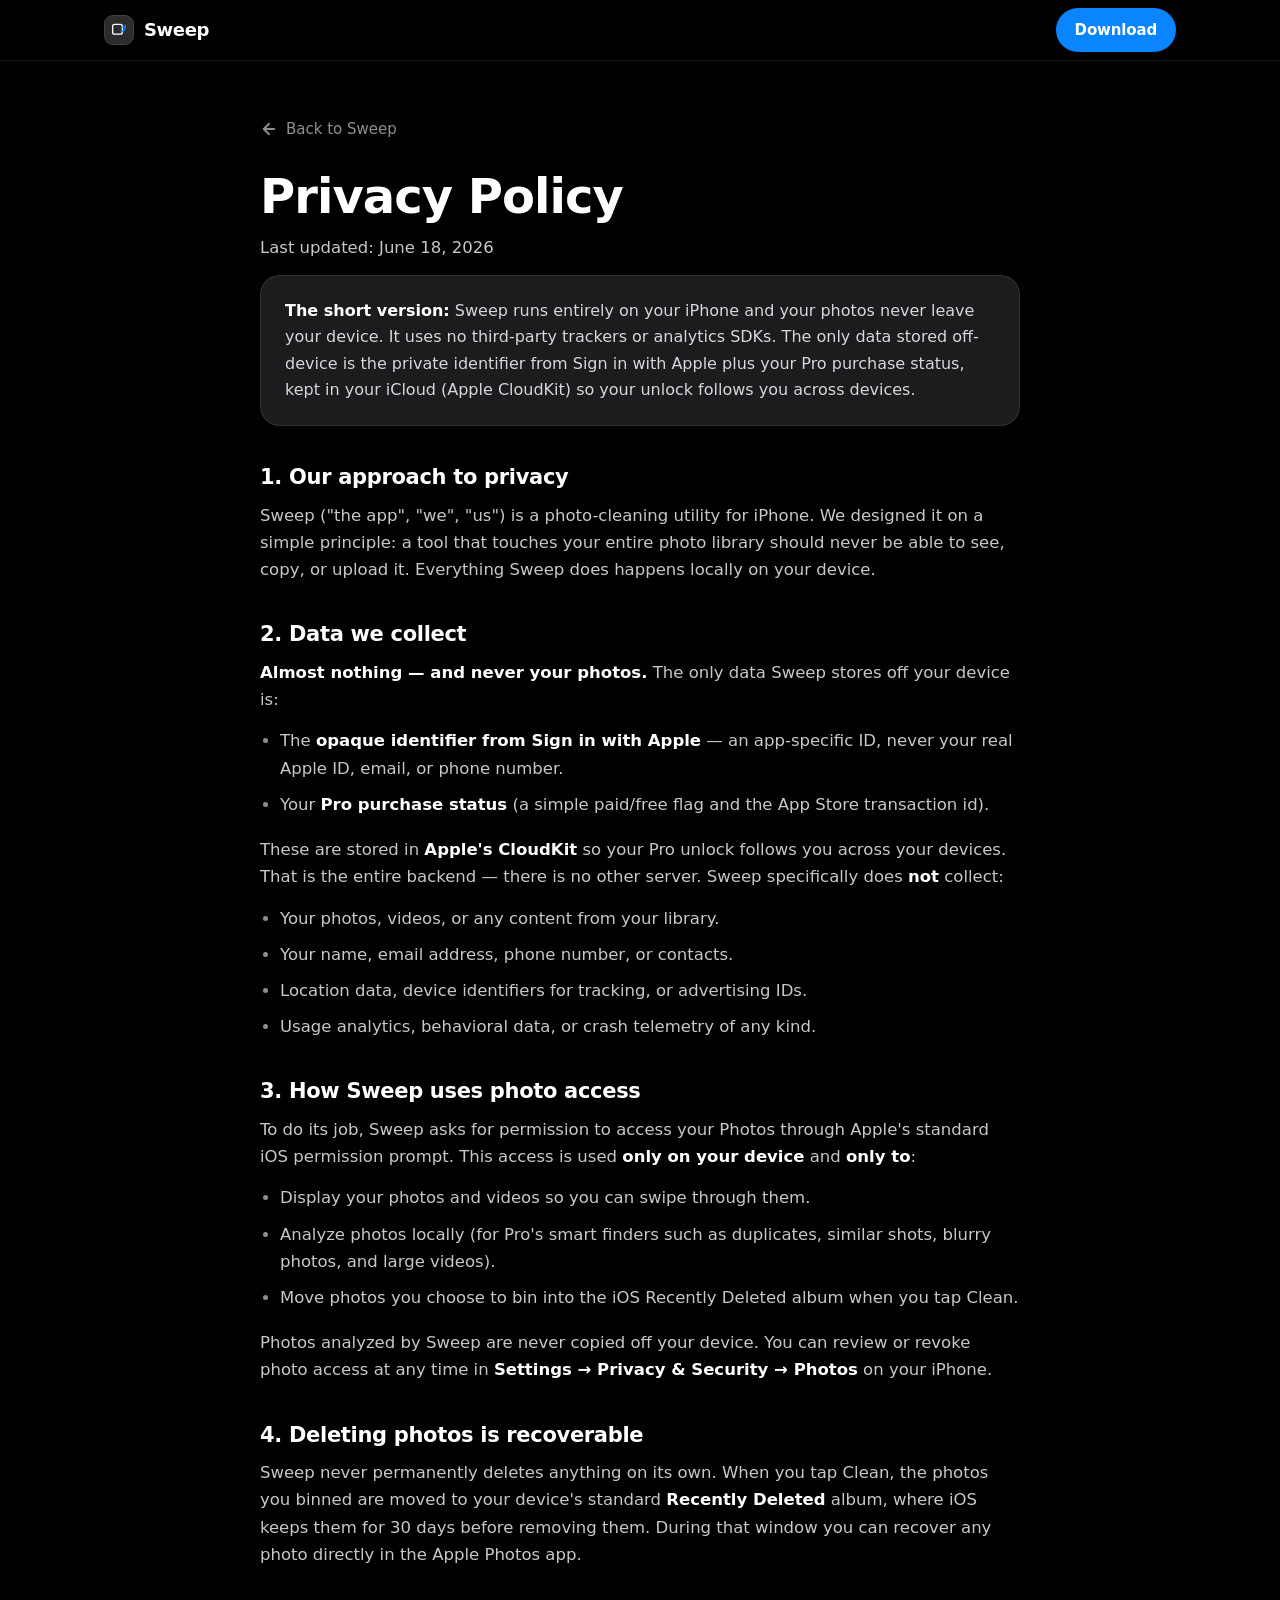
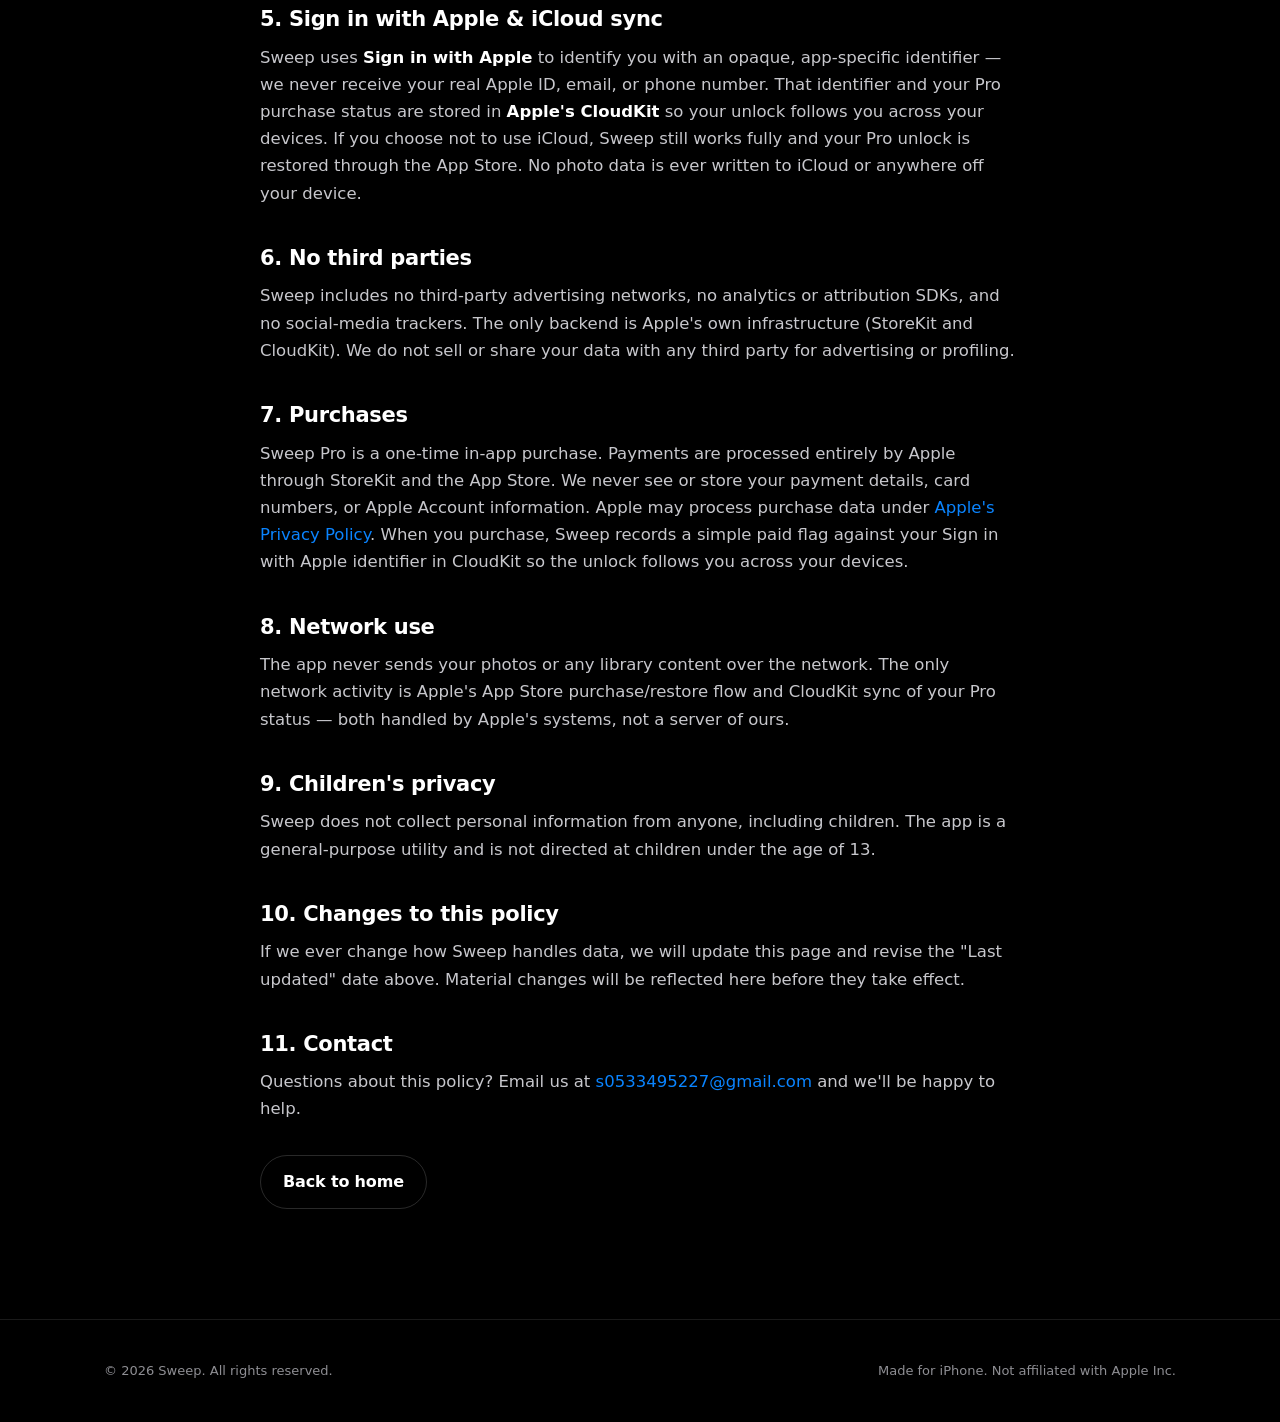
<file: privacy.html>
<!DOCTYPE html>
<html lang="en">
<head>
  <meta charset="UTF-8" />
  <meta name="viewport" content="width=device-width, initial-scale=1.0" />
  <title>Privacy Policy — Sweep</title>
  <meta name="description" content="Sweep's privacy policy: 100% on-device, no ads, no tracking, no analytics SDKs. Photos never leave your phone. The only off-device data is a private Sign in with Apple ID and your Pro purchase status in Apple's CloudKit." />
  <meta name="theme-color" content="#000000" />

  <style>
    /* =========================================================================
       Sweep — flat monochrome + single Apple-blue accent (shared theme)
       ========================================================================= */
    :root {
      --bg:        #000000;
      --bg-2:      #0B0B0C;
      --surface:   #1C1C1E;
      --surface-2: #2C2C2E;
      --hairline:  rgba(255,255,255,0.10);
      --hairline-strong: rgba(255,255,255,0.16);
      --text:      #FFFFFF;
      --muted:     #8E8E93;
      --accent:    #0A84FF;

      --radius:    20px;
      --radius-sm: 14px;
      --maxw:      1120px;
      --font:      -apple-system, "SF Pro Display", "SF Pro Text", system-ui, "Helvetica Neue", Arial, sans-serif;
    }

    * { box-sizing: border-box; }
    html { -webkit-text-size-adjust: 100%; }
    body {
      margin: 0;
      background: var(--bg);
      color: var(--text);
      font-family: var(--font);
      font-size: 17px;
      line-height: 1.65;
      -webkit-font-smoothing: antialiased;
      text-rendering: optimizeLegibility;
    }
    h1, h2, h3, h4 { margin: 0; font-weight: 700; letter-spacing: -0.02em; line-height: 1.12; }
    p { margin: 0; }
    a { color: var(--accent); text-decoration: none; }
    a:hover { text-decoration: underline; }

    .container { width: 100%; max-width: var(--maxw); margin: 0 auto; padding: 0 24px; }

    .skip-link {
      position: absolute; left: -9999px; top: 0;
      background: var(--accent); color: #fff;
      padding: 10px 16px; border-radius: 10px; z-index: 100;
    }
    .skip-link:focus { left: 16px; top: 16px; }

    /* ---------- Buttons ---------- */
    .btn {
      display: inline-flex; align-items: center; justify-content: center; gap: 8px;
      font-size: 16px; font-weight: 600; letter-spacing: -0.01em;
      padding: 13px 22px; border-radius: 980px;
      border: 1px solid transparent; cursor: pointer;
      transition: background .18s ease, border-color .18s ease, transform .18s ease;
      text-decoration: none;
    }
    .btn:hover { text-decoration: none; }
    .btn:active { transform: scale(.98); }
    .btn-primary { background: var(--accent); color: #fff; }
    .btn-primary:hover { background: #2a96ff; }
    .btn-ghost { background: transparent; color: var(--text); border-color: var(--hairline-strong); }
    .btn-ghost:hover { background: var(--surface); }
    .btn-sm { padding: 9px 18px; font-size: 15px; }

    /* ---------- Header ---------- */
    .site-header {
      position: sticky; top: 0; z-index: 50;
      background: rgba(0,0,0,0.72);
      backdrop-filter: saturate(160%) blur(18px);
      -webkit-backdrop-filter: saturate(160%) blur(18px);
      border-bottom: 1px solid var(--hairline);
    }
    .site-header .container {
      display: flex; align-items: center; justify-content: space-between; height: 60px;
    }
    .brand {
      display: inline-flex; align-items: center; gap: 10px;
      font-size: 18px; font-weight: 700; letter-spacing: -0.02em; color: var(--text);
    }
    .brand:hover { text-decoration: none; }
    .logo-mark {
      display: inline-flex; align-items: center; justify-content: center;
      width: 30px; height: 30px; border-radius: 9px;
      background: var(--surface-2); border: 1px solid var(--hairline);
    }
    .logo-mark svg { width: 18px; height: 18px; }
    .header-actions { display: flex; align-items: center; gap: 12px; }

    /* ---------- Legal article ---------- */
    main { padding: 56px 0 96px; }
    .legal { max-width: 760px; margin: 0 auto; }
    .back-link {
      display: inline-flex; align-items: center; gap: 8px;
      color: var(--muted); font-size: 15px; font-weight: 500;
      margin-bottom: 28px;
    }
    .back-link:hover { color: var(--text); text-decoration: none; }
    .back-link svg { width: 18px; height: 18px; }

    .legal h1 { font-size: clamp(34px, 5vw, 48px); margin-bottom: 10px; }
    .updated { color: var(--muted); font-size: 15px; margin-bottom: 32px; }

    .legal h2 {
      font-size: 21px; margin: 40px 0 12px; letter-spacing: -0.015em;
    }
    .legal p { color: #C7C7CC; margin-bottom: 14px; font-size: 16.5px; }
    .legal strong { color: var(--text); font-weight: 600; }
    .legal ul { margin: 0 0 18px; padding-left: 20px; }
    .legal li { color: #C7C7CC; margin-bottom: 9px; font-size: 16.5px; }
    .legal li::marker { color: var(--muted); }

    .callout {
      background: var(--surface);
      border: 1px solid var(--hairline);
      border-radius: var(--radius);
      padding: 22px 24px;
      margin: 8px 0 40px;
    }
    .callout p { margin: 0; color: #D6D6DB; font-size: 16px; }
    .callout strong { color: var(--text); }

    /* ---------- Footer ---------- */
    .site-footer { border-top: 1px solid var(--hairline); padding: 40px 0; }
    .footer-bottom {
      display: flex; flex-wrap: wrap; justify-content: space-between; gap: 8px;
      color: var(--muted); font-size: 13px;
    }

    @media (max-width: 720px) {
      main { padding: 40px 0 64px; }
      .legal h2 { font-size: 20px; }
    }
    @media (max-width: 420px) {
      body { font-size: 16px; }
      .container { padding: 0 18px; }
    }
  </style>
</head>
<body>
  <a class="skip-link" href="#main">Skip to content</a>

  <!-- ===================== HEADER ===================== -->
  <header class="site-header">
    <div class="container">
      <a class="brand" href="index.html" aria-label="Sweep home">
        <span class="logo-mark" aria-hidden="true">
          <svg viewBox="0 0 24 24" fill="none" stroke="currentColor" stroke-width="1.8" stroke-linecap="round" stroke-linejoin="round" style="color:var(--text)">
            <rect x="3.5" y="4.5" width="13" height="13" rx="2.5"/>
            <path d="M14.5 14.5a6.5 6.5 0 0 0 5.5-6" stroke="var(--accent)"/>
            <path d="M20.5 5.5 20 8.5l-3-.5" stroke="var(--accent)"/>
          </svg>
        </span>
        <span>Sweep</span>
      </a>
      <div class="header-actions">
        <a class="btn btn-primary btn-sm" href="index.html#download">Download</a>
      </div>
    </div>
  </header>

  <main id="main">
    <div class="container">
      <article class="legal">
        <a class="back-link" href="index.html">
          <svg viewBox="0 0 24 24" fill="none" stroke="currentColor" stroke-width="2.4" stroke-linecap="round" stroke-linejoin="round" aria-hidden="true"><path d="M19 12H5"/><path d="m12 19-7-7 7-7"/></svg>
          Back to Sweep
        </a>

        <h1>Privacy Policy</h1>
        <p class="updated">Last updated: June 18, 2026</p>

        <div class="callout">
          <p><strong>The short version:</strong> Sweep runs entirely on your iPhone and your photos never leave your device. It uses no third-party trackers or analytics SDKs. The only data stored off-device is the private identifier from Sign in with Apple plus your Pro purchase status, kept in your iCloud (Apple CloudKit) so your unlock follows you across devices.</p>
        </div>

        <h2>1. Our approach to privacy</h2>
        <p>Sweep ("the app", "we", "us") is a photo-cleaning utility for iPhone. We designed it on a simple principle: a tool that touches your entire photo library should never be able to see, copy, or upload it. Everything Sweep does happens locally on your device.</p>

        <h2>2. Data we collect</h2>
        <p><strong>Almost nothing — and never your photos.</strong> The only data Sweep stores off your device is:</p>
        <ul>
          <li>The <strong>opaque identifier from Sign in with Apple</strong> — an app-specific ID, never your real Apple ID, email, or phone number.</li>
          <li>Your <strong>Pro purchase status</strong> (a simple paid/free flag and the App Store transaction id).</li>
        </ul>
        <p>These are stored in <strong>Apple's CloudKit</strong> so your Pro unlock follows you across your devices. That is the entire backend — there is no other server. Sweep specifically does <strong>not</strong> collect:</p>
        <ul>
          <li>Your photos, videos, or any content from your library.</li>
          <li>Your name, email address, phone number, or contacts.</li>
          <li>Location data, device identifiers for tracking, or advertising IDs.</li>
          <li>Usage analytics, behavioral data, or crash telemetry of any kind.</li>
        </ul>

        <h2>3. How Sweep uses photo access</h2>
        <p>To do its job, Sweep asks for permission to access your Photos through Apple's standard iOS permission prompt. This access is used <strong>only on your device</strong> and <strong>only to</strong>:</p>
        <ul>
          <li>Display your photos and videos so you can swipe through them.</li>
          <li>Analyze photos locally (for Pro's smart finders such as duplicates, similar shots, blurry photos, and large videos).</li>
          <li>Move photos you choose to bin into the iOS Recently Deleted album when you tap Clean.</li>
        </ul>
        <p>Photos analyzed by Sweep are never copied off your device. You can review or revoke photo access at any time in <strong>Settings &rarr; Privacy &amp; Security &rarr; Photos</strong> on your iPhone.</p>

        <h2>4. Deleting photos is recoverable</h2>
        <p>Sweep never permanently deletes anything on its own. When you tap Clean, the photos you binned are moved to your device's standard <strong>Recently Deleted</strong> album, where iOS keeps them for 30 days before removing them. During that window you can recover any photo directly in the Apple Photos app.</p>

        <h2>5. Sign in with Apple &amp; iCloud sync</h2>
        <p>Sweep uses <strong>Sign in with Apple</strong> to identify you with an opaque, app-specific identifier — we never receive your real Apple ID, email, or phone number. That identifier and your Pro purchase status are stored in <strong>Apple's CloudKit</strong> so your unlock follows you across your devices. If you choose not to use iCloud, Sweep still works fully and your Pro unlock is restored through the App Store. No photo data is ever written to iCloud or anywhere off your device.</p>

        <h2>6. No third parties</h2>
        <p>Sweep includes no third-party advertising networks, no analytics or attribution SDKs, and no social-media trackers. The only backend is Apple's own infrastructure (StoreKit and CloudKit). We do not sell or share your data with any third party for advertising or profiling.</p>

        <h2>7. Purchases</h2>
        <p>Sweep Pro is a one-time in-app purchase. Payments are processed entirely by Apple through StoreKit and the App Store. We never see or store your payment details, card numbers, or Apple Account information. Apple may process purchase data under <a href="https://www.apple.com/legal/privacy/" rel="noopener noreferrer">Apple's Privacy Policy</a>. When you purchase, Sweep records a simple paid flag against your Sign in with Apple identifier in CloudKit so the unlock follows you across your devices.</p>

        <h2>8. Network use</h2>
        <p>The app never sends your photos or any library content over the network. The only network activity is Apple's App Store purchase/restore flow and CloudKit sync of your Pro status — both handled by Apple's systems, not a server of ours.</p>

        <h2>9. Children's privacy</h2>
        <p>Sweep does not collect personal information from anyone, including children. The app is a general-purpose utility and is not directed at children under the age of 13.</p>

        <h2>10. Changes to this policy</h2>
        <p>If we ever change how Sweep handles data, we will update this page and revise the "Last updated" date above. Material changes will be reflected here before they take effect.</p>

        <h2>11. Contact</h2>
        <!-- TODO: replace with your real support email address -->
        <p>Questions about this policy? Email us at <a href="mailto:s0533495227@gmail.com">s0533495227@gmail.com</a> and we'll be happy to help.</p>

        <p style="margin-top:2rem;">
          <a class="btn btn-ghost" href="index.html">Back to home</a>
        </p>
      </article>
    </div>
  </main>

  <!-- ===================== FOOTER ===================== -->
  <footer class="site-footer">
    <div class="container">
      <div class="footer-bottom">
        <span>&copy; <span id="year">2026</span> Sweep. All rights reserved.</span>
        <span>Made for iPhone. Not affiliated with Apple Inc.</span>
      </div>
    </div>
  </footer>

  <script>
    (function () {
      var yearEl = document.getElementById("year");
      if (yearEl) yearEl.textContent = String(new Date().getFullYear());
    })();
  </script>
</body>
</html>
</file>
